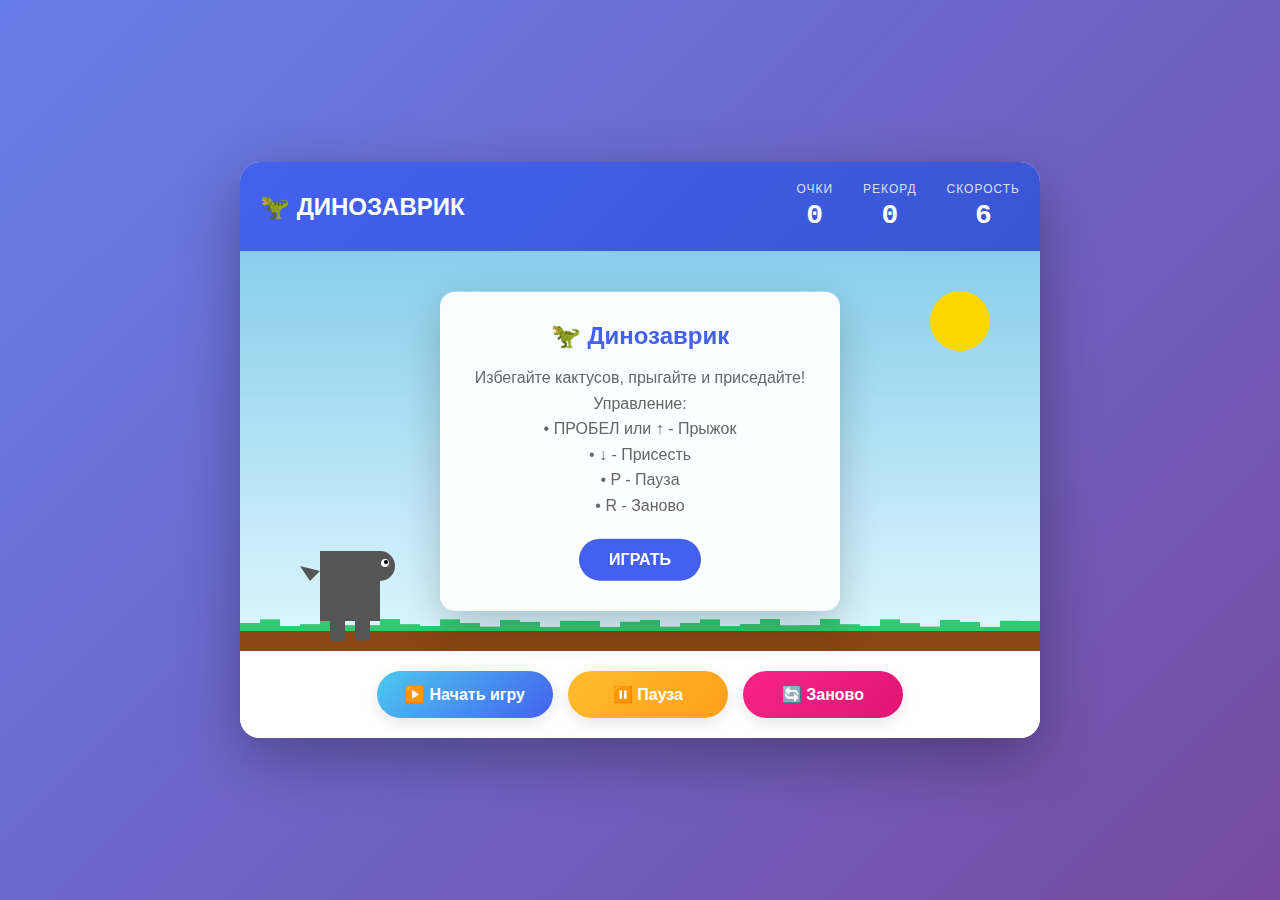
<file: dino.html>
<!DOCTYPE html>
<html lang="ru">
<head>
    <meta charset="UTF-8">
    <meta name="viewport" content="width=device-width, initial-scale=1.0">
    <title>Динозаврик - Игра</title>
    <style>
        * {
            margin: 0;
            padding: 0;
            box-sizing: border-box;
            -webkit-tap-highlight-color: transparent;
            user-select: none;
        }

        body {
            font-family: 'Segoe UI', Tahoma, Geneva, Verdana, sans-serif;
            background: #f7f7f7;
            display: flex;
            justify-content: center;
            align-items: center;
            min-height: 100vh;
            overflow: hidden;
            background: linear-gradient(135deg, #667eea 0%, #764ba2 100%);
        }

        .game-container {
            position: relative;
            width: 100%;
            max-width: 800px;
            margin: 20px;
            background: white;
            border-radius: 20px;
            box-shadow: 0 20px 60px rgba(0, 0, 0, 0.3);
            overflow: hidden;
        }

        .game-header {
            background: linear-gradient(135deg, #4361ee, #3a56d4);
            color: white;
            padding: 20px;
            text-align: center;
            display: flex;
            justify-content: space-between;
            align-items: center;
        }

        .game-title {
            font-size: 24px;
            font-weight: 700;
        }

        .game-stats {
            display: flex;
            gap: 30px;
        }

        .stat {
            text-align: center;
        }

        .stat-label {
            font-size: 12px;
            opacity: 0.8;
            margin-bottom: 4px;
            text-transform: uppercase;
            letter-spacing: 1px;
        }

        .stat-value {
            font-size: 28px;
            font-weight: 700;
            font-family: 'Courier New', monospace;
        }

        .game-canvas-container {
            position: relative;
            background: #f0f0f0;
        }

        #gameCanvas {
            width: 100%;
            height: 400px;
            display: block;
            background: #f7f7f7;
            cursor: pointer;
        }

        .game-controls {
            padding: 20px;
            background: #fff;
            display: flex;
            justify-content: center;
            gap: 15px;
            flex-wrap: wrap;
        }

        .game-btn {
            padding: 14px 28px;
            border: none;
            border-radius: 50px;
            font-size: 16px;
            font-weight: 600;
            cursor: pointer;
            transition: all 0.3s ease;
            display: flex;
            align-items: center;
            gap: 10px;
            min-width: 160px;
            justify-content: center;
            box-shadow: 0 5px 15px rgba(0, 0, 0, 0.1);
        }

        .game-btn:hover {
            transform: translateY(-2px);
            box-shadow: 0 8px 20px rgba(0, 0, 0, 0.15);
        }

        .game-btn:active {
            transform: translateY(0);
        }

        .start-btn {
            background: linear-gradient(135deg, #4cc9f0, #4361ee);
            color: white;
        }

        .pause-btn {
            background: linear-gradient(135deg, #ffbd2e, #ff9e1a);
            color: white;
        }

        .restart-btn {
            background: linear-gradient(135deg, #f72585, #e11575);
            color: white;
        }

        .game-instructions {
            position: absolute;
            top: 50%;
            left: 50%;
            transform: translate(-50%, -50%);
            background: rgba(255, 255, 255, 0.95);
            padding: 30px;
            border-radius: 15px;
            text-align: center;
            box-shadow: 0 15px 40px rgba(0, 0, 0, 0.2);
            max-width: 400px;
            width: 90%;
            z-index: 100;
        }

        .game-instructions h2 {
            color: #4361ee;
            margin-bottom: 15px;
            font-size: 24px;
        }

        .game-instructions p {
            color: #666;
            margin-bottom: 20px;
            line-height: 1.6;
        }

        .instructions-btn {
            background: #4361ee;
            color: white;
            border: none;
            padding: 12px 30px;
            border-radius: 50px;
            font-size: 16px;
            font-weight: 600;
            cursor: pointer;
            transition: all 0.3s ease;
        }

        .instructions-btn:hover {
            background: #3a56d4;
            transform: translateY(-2px);
            box-shadow: 0 5px 15px rgba(67, 97, 238, 0.4);
        }

        .mobile-controls {
            display: none;
            padding: 20px;
            background: #f8f9fa;
            justify-content: space-around;
            border-top: 1px solid #e9ecef;
        }

        .mobile-btn {
            width: 70px;
            height: 70px;
            border-radius: 50%;
            border: none;
            background: linear-gradient(135deg, #4361ee, #3a56d4);
            color: white;
            font-size: 24px;
            cursor: pointer;
            box-shadow: 0 5px 15px rgba(67, 97, 238, 0.3);
            display: flex;
            align-items: center;
            justify-content: center;
        }

        .mobile-btn:active {
            transform: scale(0.95);
            box-shadow: 0 2px 10px rgba(67, 97, 238, 0.3);
        }

        .duck-btn {
            background: linear-gradient(135deg, #f72585, #e11575);
        }

        @media (max-width: 768px) {
            .game-header {
                flex-direction: column;
                gap: 15px;
            }
            
            .game-stats {
                width: 100%;
                justify-content: space-around;
            }
            
            .stat-value {
                font-size: 24px;
            }
            
            .game-controls {
                flex-direction: column;
                align-items: center;
            }
            
            .game-btn {
                width: 100%;
                max-width: 300px;
            }
            
            .mobile-controls {
                display: flex;
            }
            
            #gameCanvas {
                height: 300px;
            }
        }

        @media (max-width: 480px) {
            .game-container {
                margin: 10px;
                border-radius: 15px;
            }
            
            .game-title {
                font-size: 20px;
            }
            
            .stat-value {
                font-size: 20px;
            }
            
            #gameCanvas {
                height: 250px;
            }
        }
    </style>
</head>
<body>
    <div class="game-container">
        <div class="game-header">
            <div class="game-title">🦖 ДИНОЗАВРИК</div>
            <div class="game-stats">
                <div class="stat">
                    <div class="stat-label">Очки</div>
                    <div id="score" class="stat-value">0</div>
                </div>
                <div class="stat">
                    <div class="stat-label">Рекорд</div>
                    <div id="highScore" class="stat-value">0</div>
                </div>
                <div class="stat">
                    <div class="stat-label">Скорость</div>
                    <div id="speed" class="stat-value">6</div>
                </div>
            </div>
        </div>
        
        <div class="game-canvas-container">
            <canvas id="gameCanvas"></canvas>
            <div class="game-instructions" id="instructions">
                <h2>🦖 Динозаврик</h2>
                <p>Избегайте кактусов, прыгайте и приседайте!<br>Управление:<br>• ПРОБЕЛ или ↑ - Прыжок<br>• ↓ - Присесть<br>• P - Пауза<br>• R - Заново</p>
                <button class="instructions-btn" onclick="startGame()">ИГРАТЬ</button>
            </div>
        </div>
        
        <div class="game-controls">
            <button id="startBtn" class="game-btn start-btn" onclick="startGame()">
                ▶️ Начать игру
            </button>
            <button id="pauseBtn" class="game-btn pause-btn" onclick="togglePause()">
                ⏸️ Пауза
            </button>
            <button id="restartBtn" class="game-btn restart-btn" onclick="restartGame()">
                🔄 Заново
            </button>
        </div>
        
        <div class="mobile-controls">
            <button id="jumpBtn" class="mobile-btn" onmousedown="jump()" ontouchstart="jump()">
                ↑
            </button>
            <button id="duckBtn" class="mobile-btn duck-btn" 
                    onmousedown="duck(true)" onmouseup="duck(false)"
                    ontouchstart="duck(true)" ontouchend="duck(false)">
                ↓
            </button>
        </div>
    </div>

    <script>
        // Инициализация игры
        class DinoGame {
            constructor(canvas) {
                this.canvas = canvas;
                this.ctx = canvas.getContext('2d');
                
                // Размеры канваса
                this.canvas.width = 800;
                this.canvas.height = 400;
                
                // Игровые переменные
                this.score = 0;
                this.highScore = localStorage.getItem('dinoHighScore') || 0;
                this.gameSpeed = 6;
                this.isGameOver = false;
                this.isPaused = false;
                this.isStarted = false;
                
                // Динозаврик
                this.dino = {
                    x: 80,
                    y: this.canvas.height - 100,
                    width: 60,
                    height: 70,
                    color: '#555',
                    isJumping: false,
                    isDucking: false,
                    jumpVelocity: 0,
                    gravity: 0.8,
                    jumpPower: -15,
                    duckHeight: 40,
                    normalHeight: 70
                };
                
                // Кактусы
                this.cacti = [];
                this.cactusTimer = 0;
                this.cactusInterval = 100;
                
                // Облака
                this.clouds = [];
                this.cloudTimer = 0;
                
                // Земля
                this.groundX = 0;
                
                // Анимация
                this.lastTime = 0;
                this.gameLoopId = null;
                
                // Звуки
                this.sounds = {
                    jump: new Audio('[data-uri]'),
                    hit: new Audio('[data-uri]')
                };
                
                this.init();
            }
            
            init() {
                // Создаем начальные облака
                for (let i = 0; i < 3; i++) {
                    this.addCloud();
                }
                
                this.updateHighScore();
                this.gameLoop();
            }
            
            gameLoop(timestamp) {
                if (!this.lastTime) this.lastTime = timestamp;
                const deltaTime = timestamp - this.lastTime;
                this.lastTime = timestamp;
                
                if (!this.isPaused && this.isStarted && !this.isGameOver) {
                    this.update(deltaTime);
                }
                
                this.draw();
                this.gameLoopId = requestAnimationFrame(this.gameLoop.bind(this));
            }
            
            update(deltaTime) {
                // Обновление динозаврика
                if (this.dino.isJumping) {
                    this.dino.y += this.dino.jumpVelocity;
                    this.dino.jumpVelocity += this.dino.gravity;
                    
                    if (this.dino.y >= this.canvas.height - 100) {
                        this.dino.y = this.canvas.height - 100;
                        this.dino.isJumping = false;
                        this.dino.jumpVelocity = 0;
                    }
                }
                
                // Обновление кактусов
                for (let i = this.cacti.length - 1; i >= 0; i--) {
                    this.cacti[i].x -= this.gameSpeed;
                    
                    if (this.cacti[i].x + this.cacti[i].width < 0) {
                        this.cacti.splice(i, 1);
                    }
                }
                
                // Обновление облаков
                for (let i = this.clouds.length - 1; i >= 0; i--) {
                    this.clouds[i].x -= this.gameSpeed / 2;
                    
                    if (this.clouds[i].x + this.clouds[i].width < 0) {
                        this.clouds.splice(i, 1);
                    }
                }
                
                // Обновление земли
                this.groundX -= this.gameSpeed;
                if (this.groundX <= -this.canvas.width) {
                    this.groundX = 0;
                }
                
                // Создание кактусов
                this.cactusTimer++;
                if (this.cactusTimer > this.cactusInterval) {
                    this.addCactus();
                    this.cactusTimer = 0;
                    this.cactusInterval = Math.max(40, 100 - Math.floor(this.score / 50) * 5);
                }
                
                // Создание облаков
                this.cloudTimer++;
                if (this.cloudTimer > 150) {
                    this.addCloud();
                    this.cloudTimer = 0;
                }
                
                // Проверка коллизий
                this.checkCollisions();
                
                // Увеличение счета
                if (!this.isGameOver) {
                    this.score += 0.5;
                    this.updateScore();
                    
                    if (Math.floor(this.score) % 100 === 0 && Math.floor(this.score) > 0) {
                        this.gameSpeed = Math.min(15, 6 + Math.floor(this.score / 100));
                        this.updateSpeed();
                    }
                }
            }
            
            draw() {
                // Очистка канваса
                this.ctx.clearRect(0, 0, this.canvas.width, this.canvas.height);
                
                // Небо
                const gradient = this.ctx.createLinearGradient(0, 0, 0, this.canvas.height);
                gradient.addColorStop(0, '#87CEEB');
                gradient.addColorStop(1, '#E0F7FF');
                this.ctx.fillStyle = gradient;
                this.ctx.fillRect(0, 0, this.canvas.width, this.canvas.height);
                
                // Солнце
                this.ctx.beginPath();
                this.ctx.arc(this.canvas.width - 80, 70, 30, 0, Math.PI * 2);
                this.ctx.fillStyle = '#FFD700';
                this.ctx.fill();
                
                // Облака
                for (const cloud of this.clouds) {
                    this.ctx.fillStyle = 'rgba(255, 255, 255, 0.9)';
                    this.ctx.beginPath();
                    this.ctx.arc(cloud.x + cloud.width * 0.3, cloud.y + cloud.height * 0.5, cloud.height * 0.5, 0, Math.PI * 2);
                    this.ctx.arc(cloud.x + cloud.width * 0.7, cloud.y + cloud.height * 0.5, cloud.height * 0.5, 0, Math.PI * 2);
                    this.ctx.arc(cloud.x + cloud.width * 0.5, cloud.y, cloud.height * 0.5, 0, Math.PI * 2);
                    this.ctx.fill();
                }
                
                // Земля
                this.ctx.fillStyle = '#8B4513';
                this.ctx.fillRect(0, this.canvas.height - 20, this.canvas.width, 20);
                
                // Трава
                this.ctx.fillStyle = '#2ecc71';
                for (let i = 0; i < this.canvas.width; i += 20) {
                    const x = (i + this.groundX) % this.canvas.width;
                    const height = 8 + Math.sin((x + this.groundX) * 0.1) * 4;
                    this.ctx.fillRect(x, this.canvas.height - 20, 20, -height);
                }
                
                // Кактусы
                for (const cactus of this.cacti) {
                    this.ctx.fillStyle = '#27ae60';
                    
                    if (cactus.type === 0) {
                        this.ctx.fillRect(cactus.x, cactus.y, cactus.width, cactus.height);
                    } else if (cactus.type === 1) {
                        this.ctx.fillRect(cactus.x, cactus.y, cactus.width, cactus.height);
                        this.ctx.fillRect(cactus.x + cactus.width + 5, cactus.y + 10, cactus.width * 0.7, cactus.height - 10);
                    } else {
                        this.ctx.fillRect(cactus.x, cactus.y, cactus.width, cactus.height);
                        this.ctx.fillRect(cactus.x + cactus.width + 5, cactus.y + 5, cactus.width * 0.8, cactus.height - 5);
                        this.ctx.fillRect(cactus.x - cactus.width * 0.8 - 5, cactus.y + 15, cactus.width * 0.8, cactus.height - 15);
                    }
                }
                
                // Динозаврик
                const dino = this.dino;
                const height = dino.isDucking ? dino.duckHeight : dino.normalHeight;
                
                this.ctx.fillStyle = dino.color;
                this.ctx.fillRect(dino.x, dino.y, dino.width, height);
                
                // Голова
                this.ctx.beginPath();
                this.ctx.arc(dino.x + dino.width, dino.y + 15, 15, 0, Math.PI * 2);
                this.ctx.fill();
                
                // Глаз
                this.ctx.fillStyle = 'white';
                this.ctx.beginPath();
                this.ctx.arc(dino.x + dino.width + 5, dino.y + 12, 4, 0, Math.PI * 2);
                this.ctx.fill();
                this.ctx.fillStyle = 'black';
                this.ctx.beginPath();
                this.ctx.arc(dino.x + dino.width + 6, dino.y + 11, 2, 0, Math.PI * 2);
                this.ctx.fill();
                
                // Ноги
                this.ctx.fillStyle = dino.color;
                if (!dino.isDucking) {
                    const legOffset = Math.sin(Date.now() * 0.01) * 5;
                    this.ctx.fillRect(dino.x + 10, dino.y + height, 15, 20);
                    this.ctx.fillRect(dino.x + 35, dino.y + height + legOffset, 15, 20);
                } else {
                    this.ctx.fillRect(dino.x + 10, dino.y + height, 15, 10);
                    this.ctx.fillRect(dino.x + 35, dino.y + height, 15, 10);
                }
                
                // Хвост
                this.ctx.beginPath();
                this.ctx.moveTo(dino.x, dino.y + 20);
                this.ctx.lineTo(dino.x - 20, dino.y + 15);
                this.ctx.lineTo(dino.x - 10, dino.y + 30);
                this.ctx.closePath();
                this.ctx.fill();
                
                // Game Over
                if (this.isGameOver) {
                    this.ctx.fillStyle = 'rgba(0, 0, 0, 0.7)';
                    this.ctx.fillRect(this.canvas.width / 2 - 150, this.canvas.height / 2 - 80, 300, 160);
                    
                    this.ctx.fillStyle = '#ff6b6b';
                    this.ctx.font = 'bold 36px Arial';
                    this.ctx.textAlign = 'center';
                    this.ctx.fillText('GAME OVER', this.canvas.width / 2, this.canvas.height / 2 - 30);
                    
                    this.ctx.fillStyle = 'white';
                    this.ctx.font = '20px Arial';
                    this.ctx.fillText(`Счет: ${Math.floor(this.score)}`, this.canvas.width / 2, this.canvas.height / 2 + 10);
                    this.ctx.fillText(`Рекорд: ${Math.floor(this.highScore)}`, this.canvas.width / 2, this.canvas.height / 2 + 40);
                    
                    this.ctx.font = '16px Arial';
                    this.ctx.fillText('Нажмите "Заново"', this.canvas.width / 2, this.canvas.height / 2 + 70);
                }
            }
            
            addCactus() {
                const height = 40 + Math.random() * 40;
                const type = Math.floor(Math.random() * 3);
                
                this.cacti.push({
                    x: this.canvas.width,
                    y: this.canvas.height - height - 20,
                    width: 20 + Math.random() * 15,
                    height: height,
                    type: type
                });
            }
            
            addCloud() {
                const size = 20 + Math.random() * 20;
                this.clouds.push({
                    x: this.canvas.width,
                    y: 30 + Math.random() * 100,
                    width: size * 3,
                    height: size
                });
            }
            
            checkCollisions() {
                const dino = this.dino;
                const dinoHeight = dino.isDucking ? dino.duckHeight : dino.normalHeight;
                
                for (const cactus of this.cacti) {
                    if (dino.x < cactus.x + cactus.width &&
                        dino.x + dino.width > cactus.x &&
                        dino.y < cactus.y + cactus.height &&
                        dino.y + dinoHeight > cactus.y) {
                        this.gameOver();
                        break;
                    }
                }
            }
            
            jump() {
                if (!this.dino.isJumping && !this.isGameOver && this.isStarted) {
                    this.dino.isJumping = true;
                    this.dino.jumpVelocity = this.dino.jumpPower;
                    this.dino.isDucking = false;
                    // Воспроизведение звука прыжка
                    if (this.sounds.jump) {
                        this.sounds.jump.currentTime = 0;
                        this.sounds.jump.play().catch(() => {});
                    }
                }
            }
            
            duck(start) {
                if (!this.dino.isJumping && !this.isGameOver && this.isStarted) {
                    this.dino.isDucking = start;
                }
            }
            
            start() {
                if (!this.isStarted) {
                    this.isStarted = true;
                    this.isPaused = false;
                    this.isGameOver = false;
                    this.lastTime = 0;
                    document.getElementById('instructions').style.display = 'none';
                } else if (this.isPaused) {
                    this.isPaused = false;
                    this.lastTime = 0;
                }
            }
            
            togglePause() {
                if (this.isStarted && !this.isGameOver) {
                    this.isPaused = !this.isPaused;
                    return this.isPaused;
                }
                return false;
            }
            
            restart() {
                this.score = 0;
                this.gameSpeed = 6;
                this.isGameOver = false;
                this.isPaused = false;
                this.isStarted = true;
                this.lastTime = 0;
                
                this.dino = {
                    x: 80,
                    y: this.canvas.height - 100,
                    width: 60,
                    height: 70,
                    color: '#555',
                    isJumping: false,
                    isDucking: false,
                    jumpVelocity: 0,
                    gravity: 0.8,
                    jumpPower: -15,
                    duckHeight: 40,
                    normalHeight: 70
                };
                
                this.cacti = [];
                this.cactusTimer = 0;
                this.cactusInterval = 100;
                
                this.updateScore();
                this.updateSpeed();
                document.getElementById('instructions').style.display = 'none';
            }
            
            gameOver() {
                this.isGameOver = true;
                this.isStarted = false;
                
                // Воспроизведение звука столкновения
                if (this.sounds.hit) {
                    this.sounds.hit.currentTime = 0;
                    this.sounds.hit.play().catch(() => {});
                }
                
                if (this.score > this.highScore) {
                    this.highScore = this.score;
                    localStorage.setItem('dinoHighScore', this.highScore);
                    this.updateHighScore();
                }
            }
            
            updateScore() {
                document.getElementById('score').textContent = Math.floor(this.score);
            }
            
            updateHighScore() {
                document.getElementById('highScore').textContent = Math.floor(this.highScore);
            }
            
            updateSpeed() {
                document.getElementById('speed').textContent = this.gameSpeed;
            }
            
            destroy() {
                if (this.gameLoopId) {
                    cancelAnimationFrame(this.gameLoopId);
                }
            }
        }

        // Глобальные переменные
        let game = null;

        // Инициализация при загрузке
        window.addEventListener('load', () => {
            const canvas = document.getElementById('gameCanvas');
            game = new DinoGame(canvas);
            
            // Адаптация размера канваса
            function resizeCanvas() {
                const container = canvas.parentElement;
                const containerWidth = container.clientWidth;
                const scale = containerWidth / 800;
                canvas.style.width = containerWidth + 'px';
                canvas.style.height = (400 * scale) + 'px';
            }
            
            window.addEventListener('resize', resizeCanvas);
            resizeCanvas();
            
            // Клик по канвасу для начала игры
            canvas.addEventListener('click', () => {
                if (!game.isStarted) {
                    startGame();
                }
            });
        });

        // Глобальные функции управления
        function startGame() {
            if (game) {
                game.start();
                document.getElementById('instructions').style.display = 'none';
            }
        }

        function togglePause() {
            if (game) {
                const isPaused = game.togglePause();
                const pauseBtn = document.getElementById('pauseBtn');
                pauseBtn.innerHTML = isPaused ? '▶️ Продолжить' : '⏸️ Пауза';
            }
        }

        function restartGame() {
            if (game) {
                game.restart();
            }
        }

        function jump() {
            if (game) {
                game.jump();
            }
        }

        function duck(start) {
            if (game) {
                game.duck(start);
            }
        }

        // Управление с клавиатуры
        document.addEventListener('keydown', (e) => {
            if (!game) return;
            
            switch (e.code) {
                case 'Space':
                case 'ArrowUp':
                    e.preventDefault();
                    if (!game.isStarted) {
                        startGame();
                    }
                    game.jump();
                    break;
                case 'ArrowDown':
                    e.preventDefault();
                    if (!game.isStarted) {
                        startGame();
                    }
                    game.duck(true);
                    break;
                case 'KeyP':
                    e.preventDefault();
                    const isPaused = game.togglePause();
                    const pauseBtn = document.getElementById('pauseBtn');
                    pauseBtn.innerHTML = isPaused ? '▶️ Продолжить' : '⏸️ Пауза';
                    break;
                case 'KeyR':
                    e.preventDefault();
                    game.restart();
                    break;
                case 'Enter':
                    e.preventDefault();
                    if (!game.isStarted) {
                        startGame();
                    }
                    break;
            }
        });

        document.addEventListener('keyup', (e) => {
            if (game && e.code === 'ArrowDown') {
                game.duck(false);
            }
        });

        // Предотвращение прокрутки страницы при управлении
        document.addEventListener('keydown', (e) => {
            if (['Space', 'ArrowUp', 'ArrowDown'].includes(e.code)) {
                e.preventDefault();
            }
        });

        // Управление для мобильных устройств
        document.addEventListener('touchstart', (e) => {
            if (e.target.tagName === 'BUTTON') return;
            e.preventDefault();
        }, { passive: false });

        // Информация в консоли
        console.log('🎮 Игра "Динозаврик" загружена!');
        console.log('Управление:');
        console.log('ПРОБЕЛ или ↑ - Прыжок');
        console.log('↓ - Присесть');
        console.log('P - Пауза');
        console.log('R - Заново');
        console.log('ENTER - Начать игру');
    </script>
</body>
</html>
</file>
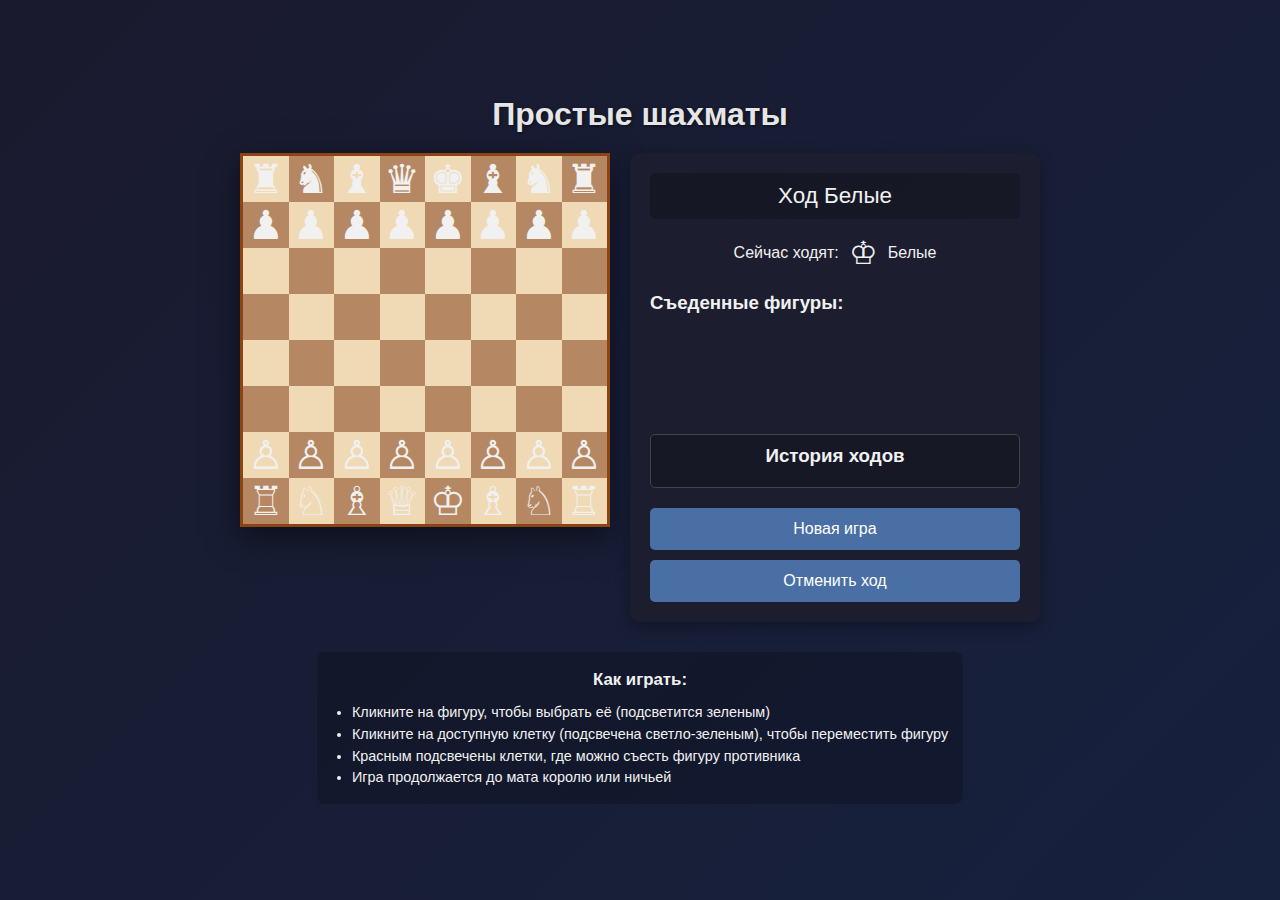
<file: Schach.html>
<!DOCTYPE html>
<html lang="ru">
<head>
    <meta charset="UTF-8">
    <meta name="viewport" content="width=device-width, initial-scale=1.0">
    <title>Простые шахматы</title>
    <style>
        * {
            box-sizing: border-box;
            margin: 0;
            padding: 0;
        }

        body {
            font-family: 'Segoe UI', Tahoma, Geneva, Verdana, sans-serif;
            display: flex;
            flex-direction: column;
            align-items: center;
            justify-content: center;
            min-height: 100vh;
            background: linear-gradient(135deg, #1a1a2e 0%, #16213e 100%);
            color: #f1f1f1;
            padding: 20px;
        }

        h1 {
            margin-bottom: 20px;
            color: #e6e6e6;
            text-shadow: 1px 1px 3px rgba(0, 0, 0, 0.5);
            text-align: center;
        }

        .game-container {
            display: flex;
            flex-direction: column;
            align-items: center;
            gap: 20px;
            max-width: 800px;
            width: 100%;
        }

        @media (min-width: 768px) {
            .game-container {
                flex-direction: row;
                align-items: flex-start;
            }
        }

        .board-container {
            flex: 1;
            display: flex;
            flex-direction: column;
            align-items: center;
        }

        .board {
            display: grid;
            grid-template-columns: repeat(8, 1fr);
            grid-template-rows: repeat(8, 1fr);
            width: 100%;
            max-width: 500px;
            aspect-ratio: 1 / 1;
            border: 3px solid #8B4513;
            box-shadow: 0 10px 30px rgba(0, 0, 0, 0.5);
        }

        .cell {
            display: flex;
            align-items: center;
            justify-content: center;
            font-size: 2.5rem;
            cursor: pointer;
            user-select: none;
            transition: all 0.2s ease;
        }

        .cell:hover {
            transform: scale(1.05);
        }

        .light {
            background-color: #f0d9b5;
        }

        .dark {
            background-color: #b58863;
        }

        .selected {
            background-color: rgba(50, 205, 50, 0.6) !important;
        }

        .possible-move {
            background-color: rgba(144, 238, 144, 0.7) !important;
        }

        .capture-move {
            background-color: rgba(240, 128, 128, 0.7) !important;
        }

        .info-panel {
            flex: 1;
            background-color: rgba(30, 30, 46, 0.8);
            padding: 20px;
            border-radius: 10px;
            box-shadow: 0 5px 15px rgba(0, 0, 0, 0.3);
            max-width: 500px;
            width: 100%;
        }

        .status {
            font-size: 1.4rem;
            margin-bottom: 15px;
            text-align: center;
            padding: 10px;
            border-radius: 5px;
            background-color: rgba(0, 0, 0, 0.2);
        }

        .turn-indicator {
            display: flex;
            align-items: center;
            justify-content: center;
            gap: 10px;
            margin-bottom: 20px;
        }

        .turn-piece {
            font-size: 2rem;
        }

        .controls {
            display: flex;
            flex-direction: column;
            gap: 10px;
            margin-top: 20px;
        }

        button {
            padding: 12px 20px;
            background-color: #4a6fa5;
            color: white;
            border: none;
            border-radius: 5px;
            cursor: pointer;
            font-size: 1rem;
            transition: background-color 0.3s;
        }

        button:hover {
            background-color: #3a5a8c;
        }

        .move-history {
            margin-top: 20px;
            max-height: 200px;
            overflow-y: auto;
            border: 1px solid #444;
            border-radius: 5px;
            padding: 10px;
            background-color: rgba(0, 0, 0, 0.2);
        }

        .move-history h3 {
            margin-bottom: 10px;
            text-align: center;
        }

        .history-list {
            list-style-type: none;
            display: grid;
            grid-template-columns: 1fr 1fr;
            gap: 5px;
        }

        .history-list li {
            padding: 5px;
            background-color: rgba(255, 255, 255, 0.1);
            border-radius: 3px;
            text-align: center;
        }

        .instructions {
            margin-top: 30px;
            padding: 15px;
            background-color: rgba(0, 0, 0, 0.2);
            border-radius: 8px;
            font-size: 0.9rem;
            line-height: 1.5;
            max-width: 800px;
        }

        .instructions h3 {
            margin-bottom: 10px;
            text-align: center;
        }

        .instructions ul {
            padding-left: 20px;
        }

        .captured-pieces {
            display: flex;
            flex-wrap: wrap;
            gap: 5px;
            margin-top: 10px;
            min-height: 40px;
        }

        .captured-piece {
            font-size: 1.5rem;
        }
    </style>
</head>
<body>
    <h1>Простые шахматы</h1>
    
    <div class="game-container">
        <div class="board-container">
            <div class="board" id="board"></div>
        </div>
        
        <div class="info-panel">
            <div class="status" id="status">Ход белых</div>
            
            <div class="turn-indicator">
                <span>Сейчас ходят:</span>
                <span class="turn-piece" id="turnIndicator">♔</span>
                <span id="turnText">Белые</span>
            </div>
            
            <div>
                <h3>Съеденные фигуры:</h3>
                <div class="captured-pieces" id="capturedWhite">
                    <!-- Белые фигуры, съеденные черными -->
                </div>
                <div class="captured-pieces" id="capturedBlack">
                    <!-- Черные фигуры, съеденные белыми -->
                </div>
            </div>
            
            <div class="move-history">
                <h3>История ходов</h3>
                <ul class="history-list" id="moveHistory"></ul>
            </div>
            
            <div class="controls">
                <button id="restartBtn">Новая игра</button>
                <button id="undoBtn">Отменить ход</button>
            </div>
        </div>
    </div>
    
    <div class="instructions">
        <h3>Как играть:</h3>
        <ul>
            <li>Кликните на фигуру, чтобы выбрать её (подсветится зеленым)</li>
            <li>Кликните на доступную клетку (подсвечена светло-зеленым), чтобы переместить фигуру</li>
            <li>Красным подсвечены клетки, где можно съесть фигуру противника</li>
            <li>Игра продолжается до мата королю или ничьей</li>
        </ul>
    </div>

    <script>
        // Инициализация игры
        document.addEventListener('DOMContentLoaded', () => {
            const chessGame = new ChessGame();
            chessGame.init();
        });

        class ChessGame {
            constructor() {
                this.board = [];
                this.selectedPiece = null;
                this.currentPlayer = 'white';
                this.moveHistory = [];
                this.capturedPieces = { white: [], black: [] };
                this.gameOver = false;
                
                // Коды шахматных фигур в Unicode
                this.pieces = {
                    'white': {
                        'king': '♔',
                        'queen': '♕',
                        'rook': '♖',
                        'bishop': '♗',
                        'knight': '♘',
                        'pawn': '♙'
                    },
                    'black': {
                        'king': '♚',
                        'queen': '♛',
                        'rook': '♜',
                        'bishop': '♝',
                        'knight': '♞',
                        'pawn': '♟'
                    }
                };
                
                // Начальная расстановка фигур
                this.initialSetup = [
                    ['r', 'n', 'b', 'q', 'k', 'b', 'n', 'r'],
                    ['p', 'p', 'p', 'p', 'p', 'p', 'p', 'p'],
                    ['', '', '', '', '', '', '', ''],
                    ['', '', '', '', '', '', '', ''],
                    ['', '', '', '', '', '', '', ''],
                    ['', '', '', '', '', '', '', ''],
                    ['P', 'P', 'P', 'P', 'P', 'P', 'P', 'P'],
                    ['R', 'N', 'B', 'Q', 'K', 'B', 'N', 'R']
                ];
            }
            
            init() {
                this.createBoard();
                this.setupEventListeners();
                this.updateStatus();
            }
            
            createBoard() {
                const boardElement = document.getElementById('board');
                boardElement.innerHTML = '';
                
                for (let row = 0; row < 8; row++) {
                    this.board[row] = [];
                    
                    for (let col = 0; col < 8; col++) {
                        // Создаем клетку
                        const cell = document.createElement('div');
                        cell.className = `cell ${(row + col) % 2 === 0 ? 'light' : 'dark'}`;
                        cell.dataset.row = row;
                        cell.dataset.col = col;
                        
                        // Добавляем фигуру, если есть
                        const pieceCode = this.initialSetup[row][col];
                        if (pieceCode) {
                            const piece = this.createPiece(pieceCode, row, col);
                            cell.appendChild(piece);
                            this.board[row][col] = {
                                piece: pieceCode,
                                element: piece,
                                color: pieceCode === pieceCode.toUpperCase() ? 'white' : 'black'
                            };
                        } else {
                            this.board[row][col] = null;
                        }
                        
                        boardElement.appendChild(cell);
                    }
                }
            }
            
            createPiece(pieceCode, row, col) {
                const piece = document.createElement('div');
                piece.className = 'piece';
                piece.dataset.row = row;
                piece.dataset.col = col;
                
                // Определяем цвет и тип фигуры
                const isWhite = pieceCode === pieceCode.toUpperCase();
                const color = isWhite ? 'white' : 'black';
                const type = this.getPieceType(pieceCode.toLowerCase());
                
                piece.textContent = this.pieces[color][type];
                piece.dataset.color = color;
                piece.dataset.type = type;
                
                return piece;
            }
            
            getPieceType(pieceChar) {
                switch(pieceChar) {
                    case 'k': return 'king';
                    case 'q': return 'queen';
                    case 'r': return 'rook';
                    case 'b': return 'bishop';
                    case 'n': return 'knight';
                    case 'p': return 'pawn';
                    default: return '';
                }
            }
            
            setupEventListeners() {
                const board = document.getElementById('board');
                const restartBtn = document.getElementById('restartBtn');
                const undoBtn = document.getElementById('undoBtn');
                
                // Обработка кликов по доске
                board.addEventListener('click', (e) => {
                    if (this.gameOver) return;
                    
                    const cell = e.target.closest('.cell');
                    if (!cell) return;
                    
                    const row = parseInt(cell.dataset.row);
                    const col = parseInt(cell.dataset.col);
                    
                    this.handleCellClick(row, col);
                });
                
                // Кнопка новой игры
                restartBtn.addEventListener('click', () => {
                    this.resetGame();
                });
                
                // Кнопка отмены хода
                undoBtn.addEventListener('click', () => {
                    this.undoMove();
                });
            }
            
            handleCellClick(row, col) {
                // Если выбрана фигура текущего игрока
                if (this.board[row][col] && this.board[row][col].color === this.currentPlayer) {
                    this.selectPiece(row, col);
                } 
                // Если выбрана пустая клетка или фигура противника и есть выбранная фигура
                else if (this.selectedPiece) {
                    this.movePiece(row, col);
                }
            }
            
            selectPiece(row, col) {
                // Снимаем выделение с предыдущей фигуры
                this.clearSelection();
                
                // Выделяем новую фигуру
                this.selectedPiece = { row, col };
                const cell = document.querySelector(`.cell[data-row="${row}"][data-col="${col}"]`);
                cell.classList.add('selected');
                
                // Показываем возможные ходы
                this.showPossibleMoves(row, col);
            }
            
            clearSelection() {
                // Убираем выделение со всех клеток
                document.querySelectorAll('.cell').forEach(cell => {
                    cell.classList.remove('selected', 'possible-move', 'capture-move');
                });
                
                this.selectedPiece = null;
            }
            
            showPossibleMoves(row, col) {
                const piece = this.board[row][col];
                if (!piece) return;
                
                const moves = this.getPossibleMoves(row, col, piece);
                
                moves.forEach(move => {
                    const cell = document.querySelector(`.cell[data-row="${move.row}"][data-col="${move.col}"]`);
                    
                    if (this.board[move.row][move.col]) {
                        cell.classList.add('capture-move');
                    } else {
                        cell.classList.add('possible-move');
                    }
                });
            }
            
            getPossibleMoves(row, col, piece) {
                const moves = [];
                const type = piece.element.dataset.type;
                const color = piece.color;
                
                // В зависимости от типа фигуры определяем возможные ходы
                switch(type) {
                    case 'pawn':
                        this.getPawnMoves(row, col, color, moves);
                        break;
                    case 'knight':
                        this.getKnightMoves(row, col, color, moves);
                        break;
                    case 'bishop':
                        this.getBishopMoves(row, col, color, moves);
                        break;
                    case 'rook':
                        this.getRookMoves(row, col, color, moves);
                        break;
                    case 'queen':
                        this.getQueenMoves(row, col, color, moves);
                        break;
                    case 'king':
                        this.getKingMoves(row, col, color, moves);
                        break;
                }
                
                return moves;
            }
            
            getPawnMoves(row, col, color, moves) {
                const direction = color === 'white' ? -1 : 1;
                const startRow = color === 'white' ? 6 : 1;
                
                // Ход на одну клетку вперед
                if (this.isValidMove(row + direction, col) && !this.board[row + direction][col]) {
                    moves.push({row: row + direction, col});
                    
                    // Ход на две клетки вперед с начальной позиции
                    if (row === startRow && !this.board[row + 2 * direction][col]) {
                        moves.push({row: row + 2 * direction, col});
                    }
                }
                
                // Взятие фигур по диагонали
                const captureCols = [col - 1, col + 1];
                captureCols.forEach(c => {
                    if (c >= 0 && c < 8 && this.board[row + direction] && this.board[row + direction][c]) {
                        if (this.board[row + direction][c].color !== color) {
                            moves.push({row: row + direction, col: c});
                        }
                    }
                });
            }
            
            getKnightMoves(row, col, color, moves) {
                const knightMoves = [
                    {r: row - 2, c: col - 1}, {r: row - 2, c: col + 1},
                    {r: row - 1, c: col - 2}, {r: row - 1, c: col + 2},
                    {r: row + 1, c: col - 2}, {r: row + 1, c: col + 2},
                    {r: row + 2, c: col - 1}, {r: row + 2, c: col + 1}
                ];
                
                knightMoves.forEach(move => {
                    if (this.isValidMove(move.r, move.c)) {
                        const target = this.board[move.r][move.c];
                        if (!target || target.color !== color) {
                            moves.push({row: move.r, col: move.c});
                        }
                    }
                });
            }
            
            getBishopMoves(row, col, color, moves) {
                const directions = [
                    {r: -1, c: -1}, {r: -1, c: 1},
                    {r: 1, c: -1}, {r: 1, c: 1}
                ];
                
                this.getSlidingMoves(row, col, color, directions, moves);
            }
            
            getRookMoves(row, col, color, moves) {
                const directions = [
                    {r: -1, c: 0}, {r: 1, c: 0},
                    {r: 0, c: -1}, {r: 0, c: 1}
                ];
                
                this.getSlidingMoves(row, col, color, directions, moves);
            }
            
            getQueenMoves(row, col, color, moves) {
                const directions = [
                    {r: -1, c: -1}, {r: -1, c: 0}, {r: -1, c: 1},
                    {r: 0, c: -1}, {r: 0, c: 1},
                    {r: 1, c: -1}, {r: 1, c: 0}, {r: 1, c: 1}
                ];
                
                this.getSlidingMoves(row, col, color, directions, moves);
            }
            
            getKingMoves(row, col, color, moves) {
                const directions = [
                    {r: -1, c: -1}, {r: -1, c: 0}, {r: -1, c: 1},
                    {r: 0, c: -1}, {r: 0, c: 1},
                    {r: 1, c: -1}, {r: 1, c: 0}, {r: 1, c: 1}
                ];
                
                directions.forEach(dir => {
                    const newRow = row + dir.r;
                    const newCol = col + dir.c;
                    
                    if (this.isValidMove(newRow, newCol)) {
                        const target = this.board[newRow][newCol];
                        if (!target || target.color !== color) {
                            moves.push({row: newRow, col: newCol});
                        }
                    }
                });
            }
            
            getSlidingMoves(row, col, color, directions, moves) {
                directions.forEach(dir => {
                    let newRow = row + dir.r;
                    let newCol = col + dir.c;
                    
                    while (this.isValidMove(newRow, newCol)) {
                        const target = this.board[newRow][newCol];
                        
                        if (!target) {
                            moves.push({row: newRow, col: newCol});
                        } else {
                            if (target.color !== color) {
                                moves.push({row: newRow, col: newCol});
                            }
                            break;
                        }
                        
                        newRow += dir.r;
                        newCol += dir.c;
                    }
                });
            }
            
            isValidMove(row, col) {
                return row >= 0 && row < 8 && col >= 0 && col < 8;
            }
            
            movePiece(toRow, toCol) {
                const fromRow = this.selectedPiece.row;
                const fromCol = this.selectedPiece.col;
                const piece = this.board[fromRow][fromCol];
                
                // Проверяем, является ли ход допустимым
                const validMoves = this.getPossibleMoves(fromRow, fromCol, piece);
                const isValidMove = validMoves.some(move => move.row === toRow && move.col === toCol);
                
                if (!isValidMove) {
                    this.clearSelection();
                    return;
                }
                
                // Запоминаем ход для возможной отмены
                const captured = this.board[toRow][toCol];
                this.moveHistory.push({
                    from: {row: fromRow, col: fromCol},
                    to: {row: toRow, col: toCol},
                    piece: piece,
                    captured: captured
                });
                
                // Если съели фигуру, добавляем её в список съеденных
                if (captured) {
                    this.capturedPieces[this.currentPlayer].push(captured);
                    this.updateCapturedPieces();
                }
                
                // Перемещаем фигуру
                const toCell = document.querySelector(`.cell[data-row="${toRow}"][data-col="${toCol}"]`);
                const fromCell = document.querySelector(`.cell[data-row="${fromRow}"][data-col="${fromCol}"]`);
                
                // Очищаем старую клетку
                fromCell.innerHTML = '';
                this.board[fromRow][fromCol] = null;
                
                // Помещаем фигуру на новую клетку
                toCell.innerHTML = '';
                toCell.appendChild(piece.element);
                this.board[toRow][toCol] = piece;
                
                // Обновляем позицию фигуры в данных
                piece.element.dataset.row = toRow;
                piece.element.dataset.col = toCol;
                
                // Проверяем, не съели ли короля
                if (captured && captured.element.dataset.type === 'king') {
                    this.gameOver = true;
                    const winner = this.currentPlayer === 'white' ? 'Белые' : 'Черные';
                    this.updateStatus(`Игра окончена! Победили ${winner}!`);
                } else {
                    // Меняем игрока
                    this.currentPlayer = this.currentPlayer === 'white' ? 'black' : 'white';
                    this.updateStatus();
                }
                
                // Добавляем ход в историю
                this.addMoveToHistory(fromRow, fromCol, toRow, toCol, piece);
                
                this.clearSelection();
            }
            
            addMoveToHistory(fromRow, fromCol, toRow, toCol, piece) {
                const moveHistoryElement = document.getElementById('moveHistory');
                const moveNumber = Math.ceil(this.moveHistory.length / 2);
                const moveNotation = this.getMoveNotation(fromRow, fromCol, toRow, toCol, piece);
                
                let moveItem;
                
                // Если это ход белых, создаем новый элемент списка
                if (this.currentPlayer === 'black') {
                    moveItem = document.createElement('li');
                    moveItem.textContent = `${moveNumber}. ${moveNotation}`;
                } 
                // Если это ход черных, добавляем к последнему элементу
                else {
                    const lastItem = moveHistoryElement.lastElementChild;
                    if (lastItem && !lastItem.textContent.includes('...')) {
                        moveItem = lastItem;
                        moveItem.textContent += ` ${moveNotation}`;
                    } else {
                        moveItem = document.createElement('li');
                        moveItem.textContent = `${moveNumber}... ${moveNotation}`;
                    }
                }
                
                // Если это новый элемент, добавляем его
                if (!moveItem.parentElement) {
                    moveHistoryElement.appendChild(moveItem);
                }
                
                // Прокручиваем историю вниз
                moveHistoryElement.scrollTop = moveHistoryElement.scrollHeight;
            }
            
            getMoveNotation(fromRow, fromCol, toRow, toCol, piece) {
                const columns = ['a', 'b', 'c', 'd', 'e', 'f', 'g', 'h'];
                const fromColChar = columns[fromCol];
                const toColChar = columns[toCol];
                const fromRowNum = 8 - fromRow;
                const toRowNum = 8 - toRow;
                
                // Для пешек просто указываем клетку назначения
                if (piece.element.dataset.type === 'pawn') {
                    return `${toColChar}${toRowNum}`;
                }
                
                // Для других фигур используем обозначение типа фигуры
                const pieceNotation = {
                    'king': 'K',
                    'queen': 'Q',
                    'rook': 'R',
                    'bishop': 'B',
                    'knight': 'N'
                }[piece.element.dataset.type];
                
                return `${pieceNotation}${toColChar}${toRowNum}`;
            }
            
            updateStatus(message = null) {
                const statusElement = document.getElementById('status');
                const turnIndicator = document.getElementById('turnIndicator');
                const turnText = document.getElementById('turnText');
                
                if (message) {
                    statusElement.textContent = message;
                    return;
                }
                
                if (this.gameOver) return;
                
                const playerName = this.currentPlayer === 'white' ? 'Белые' : 'Черные';
                const pieceSymbol = this.currentPlayer === 'white' ? '♔' : '♚';
                
                statusElement.textContent = `Ход ${playerName}`;
                turnIndicator.textContent = pieceSymbol;
                turnText.textContent = playerName;
            }
            
            updateCapturedPieces() {
                const capturedWhite = document.getElementById('capturedWhite');
                const capturedBlack = document.getElementById('capturedBlack');
                
                capturedWhite.innerHTML = '';
                capturedBlack.innerHTML = '';
                
                // Отображаем фигуры, съеденные белыми (черные фигуры)
                this.capturedPieces.white.forEach(piece => {
                    const capturedPiece = document.createElement('span');
                    capturedPiece.className = 'captured-piece';
                    capturedPiece.textContent = piece.element.textContent;
                    capturedWhite.appendChild(capturedPiece);
                });
                
                // Отображаем фигуры, съеденные черными (белые фигуры)
                this.capturedPieces.black.forEach(piece => {
                    const capturedPiece = document.createElement('span');
                    capturedPiece.className = 'captured-piece';
                    capturedPiece.textContent = piece.element.textContent;
                    capturedBlack.appendChild(capturedPiece);
                });
            }
            
            undoMove() {
                if (this.moveHistory.length === 0 || this.gameOver) return;
                
                const lastMove = this.moveHistory.pop();
                const { from, to, piece, captured } = lastMove;
                
                // Возвращаем фигуру на исходную позицию
                const fromCell = document.querySelector(`.cell[data-row="${from.row}"][data-col="${from.col}"]`);
                const toCell = document.querySelector(`.cell[data-row="${to.row}"][data-col="${to.col}"]`);
                
                // Очищаем клетку назначения
                toCell.innerHTML = '';
                this.board[to.row][to.col] = captured;
                
                // Если там была съеденная фигура, восстанавливаем её
                if (captured) {
                    toCell.appendChild(captured.element);
                    
                    // Удаляем из списка съеденных
                    const capturedIndex = this.capturedPieces[this.currentPlayer === 'white' ? 'black' : 'white'].indexOf(captured);
                    if (capturedIndex > -1) {
                        this.capturedPieces[this.currentPlayer === 'white' ? 'black' : 'white'].splice(capturedIndex, 1);
                        this.updateCapturedPieces();
                    }
                }
                
                // Возвращаем фигуру на исходную позицию
                fromCell.innerHTML = '';
                fromCell.appendChild(piece.element);
                this.board[from.row][from.col] = piece;
                piece.element.dataset.row = from.row;
                piece.element.dataset.col = from.col;
                
                // Меняем игрока обратно
                this.currentPlayer = this.currentPlayer === 'white' ? 'black' : 'white';
                
                // Удаляем последний ход из истории
                const moveHistoryElement = document.getElementById('moveHistory');
                const lastItem = moveHistoryElement.lastElementChild;
                
                // Если последний ход был черных, удаляем полностью
                if (this.currentPlayer === 'white') {
                    moveHistoryElement.removeChild(lastItem);
                } 
                // Если последний ход был белых, удаляем только часть с ходом белых
                else {
                    const text = lastItem.textContent;
                    const parts = text.split(' ');
                    if (parts.length === 2) {
                        lastItem.textContent = parts[0];
                    }
                }
                
                this.gameOver = false;
                this.updateStatus();
                this.clearSelection();
            }
            
            resetGame() {
                this.selectedPiece = null;
                this.currentPlayer = 'white';
                this.moveHistory = [];
                this.capturedPieces = { white: [], black: [] };
                this.gameOver = false;
                
                this.createBoard();
                this.updateStatus();
                this.updateCapturedPieces();
                
                // Очищаем историю ходов
                document.getElementById('moveHistory').innerHTML = '';
            }
        }
    </script>
</body>
</html>
</file>
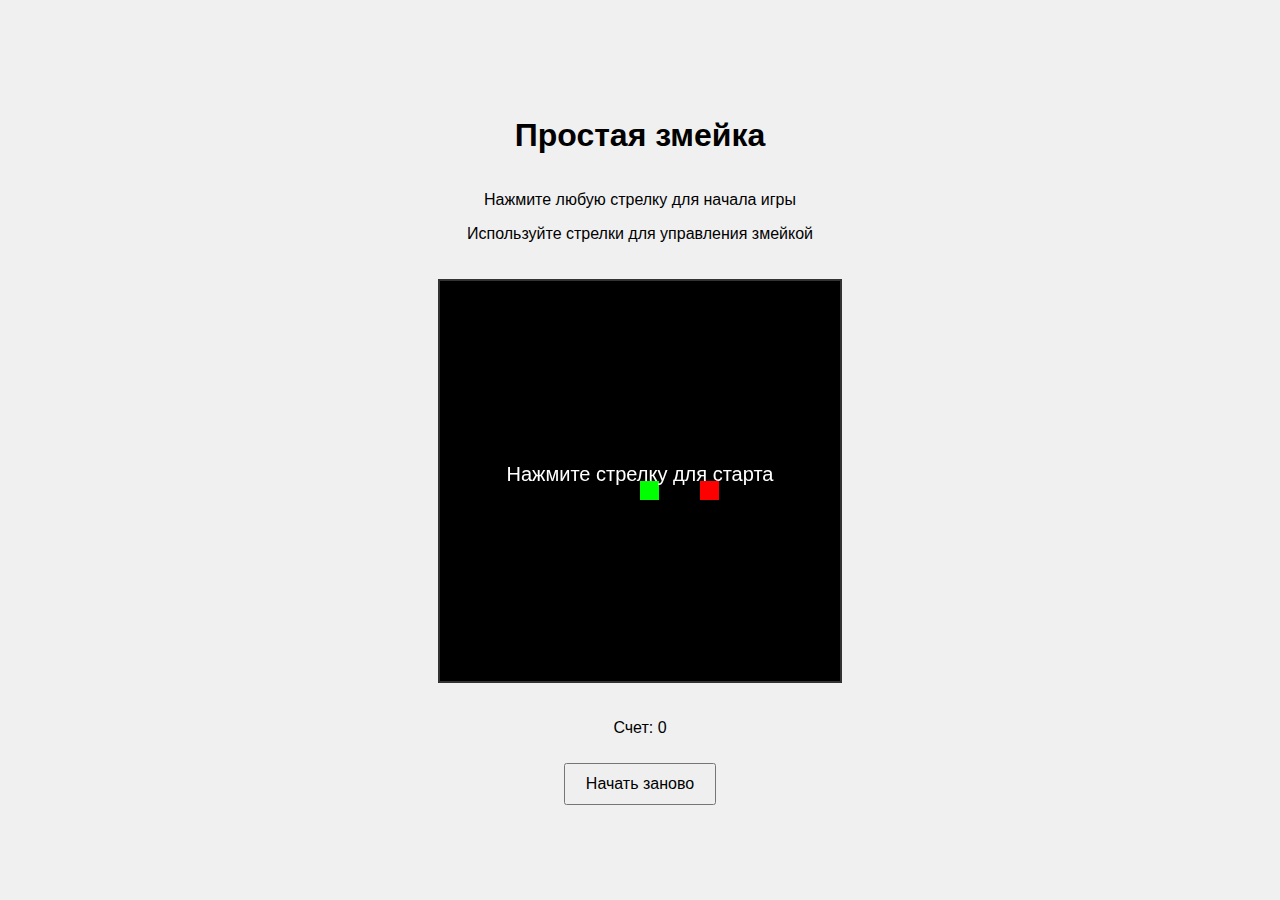
<file: shake.html>
<!DOCTYPE html>
<html lang="ru">
<head>
    <meta charset="UTF-8">
    <meta name="viewport" content="width=device-width, initial-scale=1.0">
    <title>Простая змейка</title>
    <style>
        body {
            font-family: Arial, sans-serif;
            display: flex;
            flex-direction: column;
            align-items: center;
            justify-content: center;
            min-height: 100vh;
            margin: 0;
            background-color: #f0f0f0;
        }
        
        canvas {
            border: 2px solid #333;
            background-color: #000;
        }
        
        .info {
            margin-top: 20px;
            text-align: center;
        }
        
        button {
            margin-top: 10px;
            padding: 10px 20px;
            font-size: 16px;
            cursor: pointer;
        }
        
        .instructions {
            margin-bottom: 20px;
            text-align: center;
        }
    </style>
</head>
<body>
    <h1>Простая змейка</h1>
    <div class="instructions">
        <p>Нажмите любую стрелку для начала игры</p>
        <p>Используйте стрелки для управления змейкой</p>
    </div>
    <canvas id="gameCanvas" width="400" height="400"></canvas>
    
    <div class="info">
        <p>Счет: <span id="score">0</span></p>
        <button id="restartButton">Начать заново</button>
    </div>

    <script>
        // Получаем элементы из HTML
        const canvas = document.getElementById('gameCanvas');
        const ctx = canvas.getContext('2d');
        const scoreElement = document.getElementById('score');
        const restartButton = document.getElementById('restartButton');
        
        // Настройки игры
        const gridSize = 20; // Размер одной клетки
        const gridWidth = canvas.width / gridSize;
        const gridHeight = canvas.height / gridSize;
        
        // Начальные значения
        let snake = [{x: 10, y: 10}]; // Начальная позиция змейки
        let direction = {x: 0, y: 0}; // Начальное направление (не движется)
        let nextDirection = {x: 0, y: 0}; // Следующее направление (для плавного управления)
        let food = {}; // Еда
        let score = 0;
        let gameRunning = false;
        let gameStarted = false; // Флаг, что игра начата
        
        // Создаем первую еду
        createFood();
        
        // Функция для создания еды в случайном месте
        function createFood() {
            food = {
                x: Math.floor(Math.random() * gridWidth),
                y: Math.floor(Math.random() * gridHeight)
            };
            
            // Проверяем, чтобы еда не появилась на змейке
            for (let segment of snake) {
                if (segment.x === food.x && segment.y === food.y) {
                    return createFood(); // Если попала на змейку, создаем заново
                }
            }
        }
        
        // Функция для отрисовки игры
        function draw() {
            // Очищаем холст
            ctx.fillStyle = 'black';
            ctx.fillRect(0, 0, canvas.width, canvas.height);
            
            // Рисуем змейку
            for (let i = 0; i < snake.length; i++) {
                // Голова змейки - другого цвета
                if (i === 0) {
                    ctx.fillStyle = 'lime';
                } else {
                    ctx.fillStyle = 'green';
                }
                ctx.fillRect(
                    snake[i].x * gridSize, 
                    snake[i].y * gridSize, 
                    gridSize - 1, 
                    gridSize - 1
                );
            }
            
            // Рисуем еду
            ctx.fillStyle = 'red';
            ctx.fillRect(
                food.x * gridSize, 
                food.y * gridSize, 
                gridSize - 1, 
                gridSize - 1
            );
            
            // Если игра не начата, показываем стартовое сообщение
            if (!gameStarted) {
                ctx.fillStyle = 'white';
                ctx.font = '20px Arial';
                ctx.textAlign = 'center';
                ctx.fillText('Нажмите стрелку для старта', canvas.width / 2, canvas.height / 2);
            }
        }
        
        // Функция для обновления состояния игры
        function update() {
            if (!gameRunning) return;
            
            // Обновляем направление движения
            direction = {x: nextDirection.x, y: nextDirection.y};
            
            // Если направление все еще нулевое (игра не начата), не обновляем
            if (direction.x === 0 && direction.y === 0) return;
            
            // Создаем новую голову змейки
            const head = {x: snake[0].x + direction.x, y: snake[0].y + direction.y};
            
            // Проверяем столкновение со стенами
            if (
                head.x < 0 || 
                head.x >= gridWidth || 
                head.y < 0 || 
                head.y >= gridHeight
            ) {
                gameOver();
                return;
            }
            
            // Проверяем столкновение с собой
            for (let segment of snake) {
                if (head.x === segment.x && head.y === segment.y) {
                    gameOver();
                    return;
                }
            }
            
            // Добавляем новую голову в начало змейки
            snake.unshift(head);
            
            // Проверяем, съели ли еду
            if (head.x === food.x && head.y === food.y) {
                // Увеличиваем счет
                score++;
                scoreElement.textContent = score;
                
                // Создаем новую еду
                createFood();
            } else {
                // Если не съели еду, удаляем хвост (змейка не растет)
                snake.pop();
            }
        }
        
        // Функция для завершения игры
        function gameOver() {
            gameRunning = false;
            gameStarted = false;
            alert(`Игра окончена! Ваш счет: ${score}`);
        }
        
        // Функция для сброса игры
        function resetGame() {
            snake = [{x: 10, y: 10}];
            direction = {x: 0, y: 0};
            nextDirection = {x: 0, y: 0};
            score = 0;
            scoreElement.textContent = score;
            createFood();
            gameRunning = true;
            gameStarted = false;
        }
        
        // Основной игровой цикл
        function gameLoop() {
            update();
            draw();
        }
        
        // Обработка нажатий клавиш
        document.addEventListener('keydown', (event) => {
            // Если игра не запущена, запускаем ее
            if (!gameRunning) {
                gameRunning = true;
            }
            
            // Отмечаем, что игра начата
            if (!gameStarted && (event.key.includes('Arrow'))) {
                gameStarted = true;
            }
            
            // Определяем направление в зависимости от нажатой клавиши
            switch(event.key) {
                case 'ArrowUp':
                    if (direction.y !== 1) { // Нельзя идти в противоположном направлении
                        nextDirection = {x: 0, y: -1};
                    }
                    break;
                case 'ArrowDown':
                    if (direction.y !== -1) {
                        nextDirection = {x: 0, y: 1};
                    }
                    break;
                case 'ArrowLeft':
                    if (direction.x !== 1) {
                        nextDirection = {x: -1, y: 0};
                    }
                    break;
                case 'ArrowRight':
                    if (direction.x !== -1) {
                        nextDirection = {x: 1, y: 0};
                    }
                    break;
            }
        });
        
        // Обработка нажатия кнопки "Начать заново"
        restartButton.addEventListener('click', resetGame);
        
        // Запускаем игровой цикл (15 раз в секунду)
        setInterval(gameLoop, 1000/15);
        
        // Инициализируем игру
        resetGame();
    </script>
</body>
</html>
</file>
